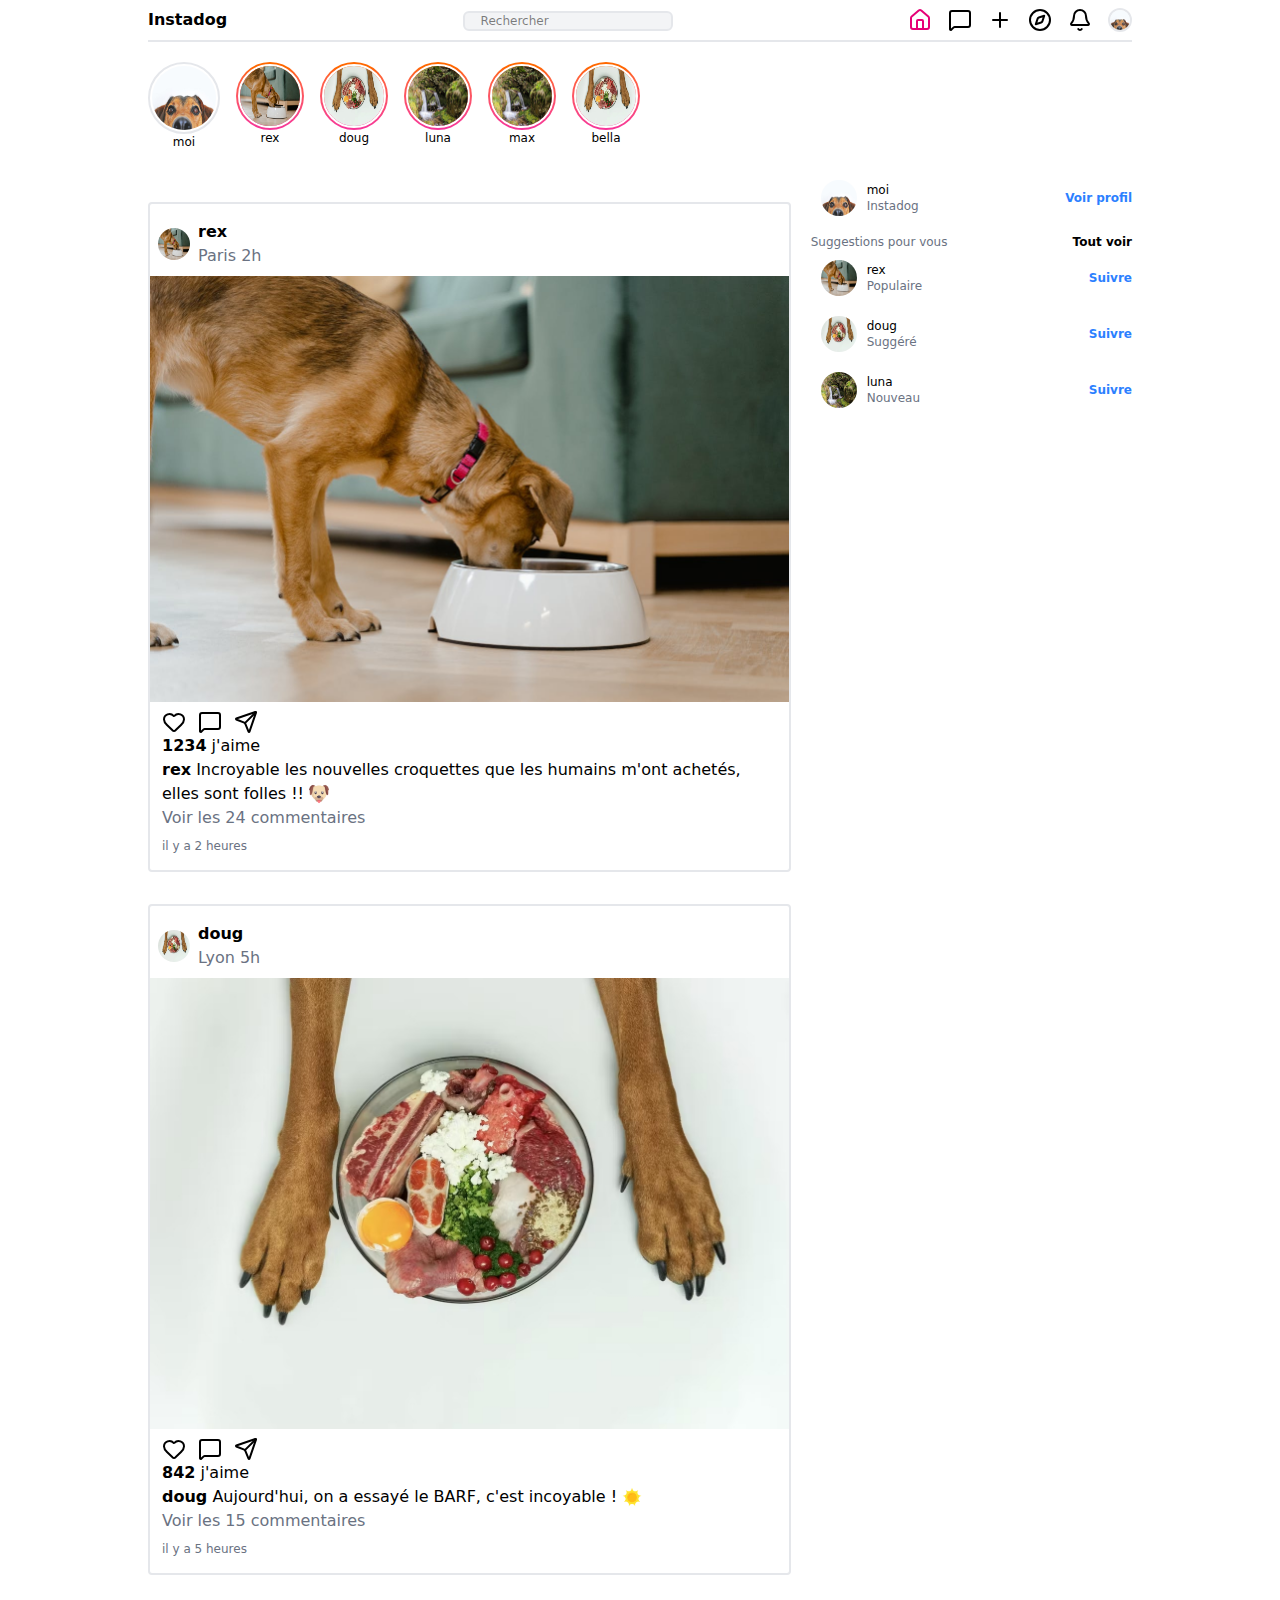
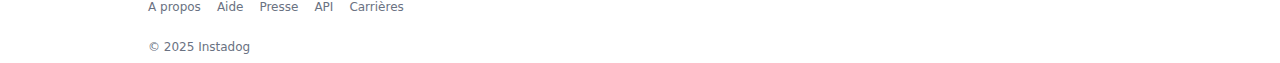
<file: index.html>
<!DOCTYPE html>
<html lang="en">
<head>
    <meta charset="UTF-8">
    <meta name="viewport" content="width=device-width, initial-scale=1.0">
    <title>Document</title>
    <link rel="stylesheet" href="assets/css/style.css">
</head>
<body class="box-border">
    <header class="w-full max-w-5xl my-0 mx-auto py-0 px-5">
        <nav class="border-b-2  border-gray-200">
            <div class="md:flex md:justify-between md:items-center">
                <h1 class="font-bold text-center md:text-left">Instadog</h1>
                <div class="invisible md:visible">
                    <input class="rounded-md border-2 border-gray-200 pl-4 px-10 bg-gray-100 text-xs hover:border-pink-600 transition delay-150 duration-300 ease-in-out" type="search" placeholder="Rechercher" id="search">
                </div>
                <ul class="flex justify-center my-2 gap-4 md:my-2">
                    <li><a href="index.html"><svg xmlns="http://www.w3.org/2000/svg" width="24" height="24" viewBox="0 0 24 24" fill="none" stroke="currentColor" stroke-width="2" stroke-linecap="round" stroke-linejoin="round" class="lucide lucide-house-icon lucide-house stroke-pink-600"><path d="M15 21v-8a1 1 0 0 0-1-1h-4a1 1 0 0 0-1 1v8"/><path d="M3 10a2 2 0 0 1 .709-1.528l7-6a2 2 0 0 1 2.582 0l7 6A2 2 0 0 1 21 10v9a2 2 0 0 1-2 2H5a2 2 0 0 1-2-2z"/></svg></a></li>
                    <li><a href="messages.html"><svg xmlns="http://www.w3.org/2000/svg" width="24" height="24" viewBox="0 0 24 24" fill="none" stroke="currentColor" stroke-width="2" stroke-linecap="round" stroke-linejoin="round" class="lucide lucide-message-square-icon lucide-message-square  hover:stroke-pink-600 transition delay-150 duration-300 ease-in-out"><path d="M22 17a2 2 0 0 1-2 2H6.828a2 2 0 0 0-1.414.586l-2.202 2.202A.71.71 0 0 1 2 21.286V5a2 2 0 0 1 2-2h16a2 2 0 0 1 2 2z"/></svg></a></li>
                    <li><a href="creation.html"><svg xmlns="http://www.w3.org/2000/svg" width="24" height="24" viewBox="0 0 24 24" fill="none" stroke="currentColor" stroke-width="2" stroke-linecap="round" stroke-linejoin="round" class="lucide lucide-plus-icon lucide-plus  hover:stroke-pink-600 transition delay-150 duration-300 ease-in-out"><path d="M5 12h14"/><path d="M12 5v14"/></svg></a></li>
                    <li><a href="acces.html"><svg xmlns="http://www.w3.org/2000/svg" width="24" height="24" viewBox="0 0 24 24" fill="none" stroke="currentColor" stroke-width="2" stroke-linecap="round" stroke-linejoin="round" class="lucide lucide-compass-icon lucide-compass  hover:stroke-pink-600 transition delay-150 duration-300 ease-in-out"><path d="m16.24 7.76-1.804 5.411a2 2 0 0 1-1.265 1.265L7.76 16.24l1.804-5.411a2 2 0 0 1 1.265-1.265z"/><circle cx="12" cy="12" r="10"/></svg></a></li>
                    <li><a href="notifications.html"><svg xmlns="http://www.w3.org/2000/svg" width="24" height="24" viewBox="0 0 24 24" fill="none" stroke="currentColor" stroke-width="2" stroke-linecap="round" stroke-linejoin="round" class="lucide lucide-bell-icon lucide-bell  hover:stroke-pink-600 transition delay-150 duration-300 ease-in-out"><path d="M10.268 21a2 2 0 0 0 3.464 0"/><path d="M3.262 15.326A1 1 0 0 0 4 17h16a1 1 0 0 0 .74-1.673C19.41 13.956 18 12.499 18 8A6 6 0 0 0 6 8c0 4.499-1.411 5.956-2.738 7.326"/></svg></a></li>
                    <li><a href="profil.html"><img src="assets/img/profil.jpg" class="w-6 h-6 rounded-full border-2 border-gray-200 hover:border-black transition delay-150 duration-300 ease-in-out" alt="Photo de profil"></a></li>
                </ul>
            </div>
        </nav>
    </header>
    <main class="w-full max-w-5xl my-0 mx-auto py-0 px-5">
        <section >
                <ul class="flex gap-4 my-8 md:my-5  max-[500px]:overflow-x-scroll md:justify-start">
                    <li class="shrink-0">
                        <img src="assets/img/profil.jpg" class="w-18 h-18 rounded-full border-2 border-gray-200 p-0.5" alt="Photo de profil">
                        <p class="text-xs text-center">moi</p>
                    </li>
                    <li class="shrink-0">
                        <div class="rounded-full bg-linear-to-b from-orange-500 to-pink-500 p-0.5">
                            <img src="assets/img/dog-1.jpg" class="w-16 h-16 rounded-full border-white border-2 hover:border-orange-500 transition delay-150 duration-300 ease-in-out" alt="Photo de profil de Rex">
                        </div>
                        <p class="text-xs text-center">rex</p>
                    </li>
                    <li class="shrink-0">
                        <div class="rounded-full bg-linear-to-b from-orange-500 to-pink-500 p-0.5">
                            <img src="assets/img/dog-2.jpg" class="w-16 h-16 rounded-full border-white border-2 hover:border-orange-500 transition delay-150 duration-300 ease-in-out" alt="Photo de profil de Doug">
                        </div>
                        <p class="text-xs text-center">doug</p>
                    </li>
                    <li class="shrink-0">
                        <div class="rounded-full bg-linear-to-b from-orange-500 to-pink-500 p-0.5">
                            <img src="assets/img/dog-3.jpg" class="w-16 h-16 rounded-full border-white border-2 hover:border-orange-500 transition delay-150 duration-300 ease-in-out" alt="Photo de profil de Doug">
                        </div>
                        <p class="text-xs text-center">luna</p>
                    </li>
                    <li class="shrink-0">
                        <div class="rounded-full bg-linear-to-b from-orange-500 to-pink-500 p-0.5">
                            <img src="assets/img/dog-3.jpg" class="w-16 h-16 rounded-full border-white border-2 hover:border-orange-500 transition delay-150 duration-300 ease-in-out" alt="Photo de profil de Doug">
                        </div>
                        <p class="text-xs text-center">max</p>
                    </li>
                    <li class="shrink-0">
                        <div class="rounded-full bg-linear-to-b from-orange-500 to-pink-500 p-0.5">
                            <img src="assets/img/dog-2.jpg" class="w-16 h-16 rounded-full border-white border-2 hover:border-orange-500 transition delay-150 duration-300 ease-in-out" alt="Photo de profil de Doug">
                        </div>
                        <p class="text-xs text-center">bella</p>
                    </li>
                </ul>    
        </section>
        <section class="md:flex gap-5 md:justify-around">
            <div class="flex-col my-8 md:my-0 md:w-2/3">
                <div class="rounded border-2 border-gray-200 my-8 py-4">
                    <div class="flex items-center">
                        <div class="p-2">
                            <img src="assets/img/dog-1.jpg" class="w-8 h-8 rounded-full" alt="Photo de profil de Rex">
                        </div>
                        <div>
                            <p class="font-bold">rex</p>
                            <p class="text-gray-500">Paris <time datetime="">2h</time></p>
                        </div>
                    </div>
                    <div>
                        <img src="assets/img/dog-1.jpg" class="w-full h-1/6 py-2" alt="Photo de profil de Rex">
                    </div>
                    <div class="flex gap-3 pl-3">
                        <svg xmlns="http://www.w3.org/2000/svg" width="24" height="24" viewBox="0 0 24 24" fill="none" stroke="currentColor" stroke-width="2" stroke-linecap="round" stroke-linejoin="round" class="lucide lucide-heart-icon lucide-heart  hover:stroke-pink-600 transition delay-150 duration-300 ease-in-out"><path d="M2 9.5a5.5 5.5 0 0 1 9.591-3.676.56.56 0 0 0 .818 0A5.49 5.49 0 0 1 22 9.5c0 2.29-1.5 4-3 5.5l-5.492 5.313a2 2 0 0 1-3 .019L5 15c-1.5-1.5-3-3.2-3-5.5"/></svg>
                        <svg xmlns="http://www.w3.org/2000/svg" width="24" height="24" viewBox="0 0 24 24" fill="none" stroke="currentColor" stroke-width="2" stroke-linecap="round" stroke-linejoin="round" class="lucide lucide-message-square-icon lucide-message-square  hover:stroke-pink-600 transition delay-150 duration-300 ease-in-out"><path d="M22 17a2 2 0 0 1-2 2H6.828a2 2 0 0 0-1.414.586l-2.202 2.202A.71.71 0 0 1 2 21.286V5a2 2 0 0 1 2-2h16a2 2 0 0 1 2 2z"/></svg>
                        <svg xmlns="http://www.w3.org/2000/svg" width="24" height="24" viewBox="0 0 24 24" fill="none" stroke="currentColor" stroke-width="2" stroke-linecap="round" stroke-linejoin="round" class="lucide lucide-send-icon lucide-send hover:stroke-pink-600 transition delay-150 duration-300 ease-in-out"><path d="M14.536 21.686a.5.5 0 0 0 .937-.024l6.5-19a.496.496 0 0 0-.635-.635l-19 6.5a.5.5 0 0 0-.024.937l7.93 3.18a2 2 0 0 1 1.112 1.11z"/><path d="m21.854 2.147-10.94 10.939"/></svg>
                    </div>
                    <div class="px-3">
                        <p><span class="font-bold">1234</span> j'aime</p>
                        <p><span class="font-bold">rex</span> Incroyable les nouvelles croquettes que les humains m'ont achetés, elles sont folles !! <img src="assets/img/chien.png" class="size-5 inline" alt=""></p>
                        <a class="text-gray-500 py-2 hover:underline">Voir les 24 commentaires</a>
                        <p class="text-gray-500 mt-2 text-xs">il y a 2 heures</p>
                    </div>
                </div>
                <div class="rounded border-2 border-gray-200 py-4">
                    <div class="flex items-center">
                        <div class="p-2">
                            <img src="assets/img/dog-2.jpg"class="w-8 h-8 rounded-full" alt="Photo de profil de Doug">
                        </div>
                        <div>
                            <p class="font-bold">doug</p>
                            <p class="text-gray-500">Lyon <time datetime="">5h</time></p>
                        </div>
                    </div>
                    <div>
                        <img src="assets/img/dog-2.jpg" class="w-full h-1/6 py-2" alt="Photo de profil de Doug">
                    </div>
                    <div class="flex gap-3 pl-3">
                        <svg xmlns="http://www.w3.org/2000/svg" width="24" height="24" viewBox="0 0 24 24" fill="none" stroke="currentColor" stroke-width="2" stroke-linecap="round" stroke-linejoin="round" class="lucide lucide-heart-icon lucide-heart  hover:stroke-pink-600 transition delay-150 duration-300 ease-in-out"><path d="M2 9.5a5.5 5.5 0 0 1 9.591-3.676.56.56 0 0 0 .818 0A5.49 5.49 0 0 1 22 9.5c0 2.29-1.5 4-3 5.5l-5.492 5.313a2 2 0 0 1-3 .019L5 15c-1.5-1.5-3-3.2-3-5.5"/></svg>
                        <svg xmlns="http://www.w3.org/2000/svg" width="24" height="24" viewBox="0 0 24 24" fill="none" stroke="currentColor" stroke-width="2" stroke-linecap="round" stroke-linejoin="round" class="lucide lucide-message-square-icon lucide-message-square  hover:stroke-pink-600 transition delay-150 duration-300 ease-in-out"><path d="M22 17a2 2 0 0 1-2 2H6.828a2 2 0 0 0-1.414.586l-2.202 2.202A.71.71 0 0 1 2 21.286V5a2 2 0 0 1 2-2h16a2 2 0 0 1 2 2z"/></svg>
                        <svg xmlns="http://www.w3.org/2000/svg" width="24" height="24" viewBox="0 0 24 24" fill="none" stroke="currentColor" stroke-width="2" stroke-linecap="round" stroke-linejoin="round" class="lucide lucide-send-icon lucide-send hover:stroke-pink-600 transition delay-150 duration-300 ease-in-out"><path d="M14.536 21.686a.5.5 0 0 0 .937-.024l6.5-19a.496.496 0 0 0-.635-.635l-19 6.5a.5.5 0 0 0-.024.937l7.93 3.18a2 2 0 0 1 1.112 1.11z"/><path d="m21.854 2.147-10.94 10.939"/></svg>
                    </div>
                    <div class="px-3">
                        <p><span class="font-bold">842</span> j'aime</p>
                        <p><span class="font-bold">doug</span> Aujourd'hui, on a essayé le BARF, c'est incoyable ! <img src="assets/img/soleil.png" class="size-5 inline" alt=""></p>
                        <a class="text-gray-500 py-2 hover:underline">Voir les 15 commentaires</a>
                        <p class="text-gray-500 mt-2 text-xs">il y a 5 heures</p>
                    </div>
                </div>
            </div>
            <div class="invisible md:visible text-xs md:w-1/3">
                <div class="flex justify-between items-center">
                    <div class="flex items-center">
                        <div class="p-2">
                            <img src="assets/img/profil.jpg" class="w-10 h-10 rounded-full p-0.5" alt="Photo de profil">
                        </div>
                        <div class="text-xs">
                            <p>moi</p>
                            <p class="text-gray-500">Instadog</p>
                        </div>
                    </div>
                    <div>
                        <a href="" class="text-blue-500 font-bold hover:underline">Voir profil</a>
                    </div> 
                </div>
                <div class="flex justify-between items-center mt-2">
                    <div>
                        <p class="text-gray-500">Suggestions pour vous</p>
                    </div>
                    <div>
                        <p class="font-bold hover:underline">Tout voir</p>
                    </div>

                </div>
                <div class="flex justify-between items-center">
                    <div class="flex items-center">
                        <div class="p-2">
                            <img src="assets/img/dog-1.jpg" class="w-10 h-10 rounded-full p-0.5" alt="Photo de rex">
                        </div>
                        <div class="text-xs">
                            <p>rex</p>
                            <p class="text-gray-500">Populaire</p>
                        </div>
                    </div>
                    <div>
                        <a href="" class="text-blue-500 font-bold hover:underline">Suivre</a>
                    </div>
                </div>
                <div class="flex justify-between items-center">
                    <div class="flex items-center">
                        <div class="p-2">
                            <img src="assets/img/dog-2.jpg" class="w-10 h-10 rounded-full p-0.5" alt="Photo de rex">
                        </div>
                        <div class="text-xs">
                            <p>doug</p>
                            <p class="text-gray-500">Suggéré</p>
                        </div>
                    </div>
                    <div>
                        <a href="" class="text-blue-500 font-bold hover:underline">Suivre</a>
                    </div>
                </div>
                <div class="flex justify-between items-center">
                    <div class="flex items-center">
                        <div class="p-2">
                            <img src="assets/img/dog-3.jpg" class="w-10 h-10 rounded-full p-0.5" alt="Photo de rex">
                        </div>
                        <div class="text-xs">
                            <p>luna</p>
                            <p class="text-gray-500">Nouveau</p>
                        </div>
                    </div>
                    <div>
                        <a href="" class="text-blue-500 font-bold hover:underline">Suivre</a>
                    </div>
                </div>
            </div>
        </section>
    </main>
    <footer class="w-full max-w-5xl my-0 mx-auto py-0 px-5">
        <div class="text-xs">
            <ul class="flex gap-4 text-gray-500 my-6">
                <li><a href="" class="hover:underline">A propos</a></li>
                <li><a href="" class="hover:underline">Aide</a></li>
                <li><a href="" class="hover:underline">Presse</a></li>
                <li><a href="" class="hover:underline">API</a></li>
                <li><a href="" class="hover:underline">Carrières</a></li>
            </ul>
        <p class="text-gray-500 my-2">© 2025 Instadog</p>
        </div>
    </footer>    
</body>
</html>
</file>
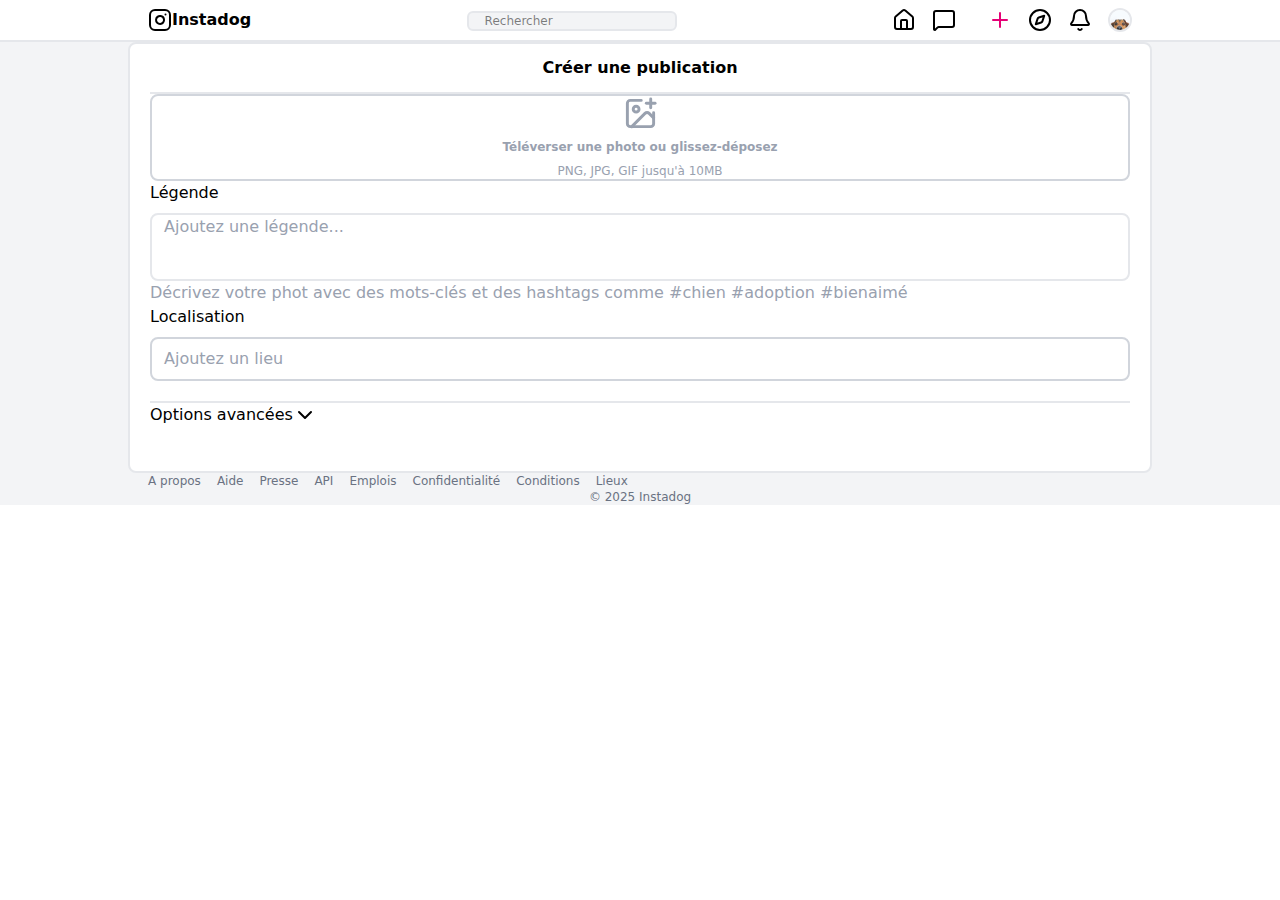
<file: creation.html>
<!DOCTYPE html>
<html lang="en">
<head>
    <meta charset="UTF-8">
    <meta name="viewport" content="width=device-width, initial-scale=1.0">
    <title>Document</title>
    <link rel="stylesheet" href="assets/css/style.css">
</head>
<body>
    <header class="border-b-2 border-gray-200 ">
        <nav class="w-full max-w-5xl my-0 mx-auto py-0 px-5">
            <div class="md:flex md:justify-between md:items-center">
                <div class="flex items-center justify-center">
                    <svg xmlns="http://www.w3.org/2000/svg" width="24" height="24" viewBox="0 0 24 24" fill="none" stroke="currentColor" stroke-width="2" stroke-linecap="round" stroke-linejoin="round" class="lucide lucide-instagram-icon lucide-instagram"><rect width="20" height="20" x="2" y="2" rx="5" ry="5"/><path d="M16 11.37A4 4 0 1 1 12.63 8 4 4 0 0 1 16 11.37z"/><line x1="17.5" x2="17.51" y1="6.5" y2="6.5"/></svg>
                    <h1 class="font-bold text-center md:text-left">Instadog</h1>
                </div>
                <div class="invisible md:visible">
                    <input class="rounded-md border-2 border-gray-200 pl-4 px-10 bg-gray-100 text-xs hover:border-pink-600 transition delay-150 duration-300 ease-in-out" type="search" placeholder="Rechercher" id="search">
                </div>
                <ul class="flex justify-center my-2 gap-4 md:my-2">
                    <li><a href="index.html"><svg xmlns="http://www.w3.org/2000/svg" width="24" height="24" viewBox="0 0 24 24" fill="none" stroke="currentColor" stroke-width="2" stroke-linecap="round" stroke-linejoin="round" class="lucide lucide-house-icon lucide-house  hover:stroke-pink-600 transition delay-150 duration-300 ease-in-out"><path d="M15 21v-8a1 1 0 0 0-1-1h-4a1 1 0 0 0-1 1v8"/><path d="M3 10a2 2 0 0 1 .709-1.528l7-6a2 2 0 0 1 2.582 0l7 6A2 2 0 0 1 21 10v9a2 2 0 0 1-2 2H5a2 2 0 0 1-2-2z"/></svg></a></li>
                    <li class="flex"><svg xmlns="http://www.w3.org/2000/svg" width="24" height="24" viewBox="0 0 24 24" fill="none" stroke="currentColor" stroke-width="2" stroke-linecap="round" stroke-linejoin="round" class="lucide lucide-message-square-icon lucide-message-square stroke-black hover:stroke-pink-600 transition delay-150 duration-300 ease-in-out"><path d="M22 17a2 2 0 0 1-2 2H6.828a2 2 0 0 0-1.414.586l-2.202 2.202A.71.71 0 0 1 2 21.286V5a2 2 0 0 1 2-2h16a2 2 0 0 1 2 2z"/></svg><a href="messages.html" class="text-white text-xs text-center rounded-full bg-red-600 size-4">1</a></li>
                    <li><a href="creation.html"><svg xmlns="http://www.w3.org/2000/svg" width="24" height="24" viewBox="0 0 24 24" fill="none" stroke="currentColor" stroke-width="2" stroke-linecap="round" stroke-linejoin="round" class="lucide lucide-plus-icon lucide-plus rounded-full bg-gray-300 stroke-pink-600"><path d="M5 12h14"/><path d="M12 5v14"/></svg></a></li>
                    <li><a href="acces.html"><svg xmlns="http://www.w3.org/2000/svg" width="24" height="24" viewBox="0 0 24 24" fill="none" stroke="currentColor" stroke-width="2" stroke-linecap="round" stroke-linejoin="round" class="lucide lucide-compass-icon lucide-compass  hover:stroke-pink-600 transition delay-150 duration-300 ease-in-out"><path d="m16.24 7.76-1.804 5.411a2 2 0 0 1-1.265 1.265L7.76 16.24l1.804-5.411a2 2 0 0 1 1.265-1.265z"/><circle cx="12" cy="12" r="10"/></svg></a></li>
                    <li><a href="notifications.html"><svg xmlns="http://www.w3.org/2000/svg" width="24" height="24" viewBox="0 0 24 24" fill="none" stroke="currentColor" stroke-width="2" stroke-linecap="round" stroke-linejoin="round" class="lucide lucide-bell-icon lucide-bell  hover:stroke-pink-600 transition delay-150 duration-300 ease-in-out"><path d="M10.268 21a2 2 0 0 0 3.464 0"/><path d="M3.262 15.326A1 1 0 0 0 4 17h16a1 1 0 0 0 .74-1.673C19.41 13.956 18 12.499 18 8A6 6 0 0 0 6 8c0 4.499-1.411 5.956-2.738 7.326"/></svg></a></li>
                    <li><a href="profil.html"><img src="assets/img/profil.jpg" class="w-6 h-6 rounded-full border-2 border-gray-200" alt="Photo de profil"></a></li>
                </ul>
            </div>
        </nav>
    </header>
    <main>
        <section class="bg-gray-100 py-10">
            <div class=" w-full max-w-5xl my-0 mx-auto py-0 px-5 border-2 rounded-lg border-gray-200 bg-white">
                <h2 class="font-bold text-center border-b-2 border-gray-200 py-3">Créer une publication</h2>
                <div class="text-xs text-center border-2 border-dotted rounded-lg border-gray-300 m-5 py-5">
                    <div class="flex justify-center">
                        <svg xmlns="http://www.w3.org/2000/svg" width="35" height="35" viewBox="0 0 24 24" fill="none" stroke="currentColor" stroke-width="2" stroke-linecap="round" stroke-linejoin="round" class="lucide lucide-image-plus-icon lucide-image-plus stroke-gray-400 hover:stroke-black"><path d="M16 5h6"/><path d="M19 2v6"/><path d="M21 11.5V19a2 2 0 0 1-2 2H5a2 2 0 0 1-2-2V5a2 2 0 0 1 2-2h7.5"/><path d="m21 15-3.086-3.086a2 2 0 0 0-2.828 0L6 21"/><circle cx="9" cy="9" r="2"/></svg>
                    </div>
                    <p class="text-gray-400 font-bold py-2 hover:underline"><span class="text-purple-500 hover:underline">Téléverser une photo</span> ou glissez-déposez</p>
                    <p class="text-gray-400">PNG, JPG, GIF jusqu'à 10MB</p>
                </div>
                <div class="m-5">
                    <h3 class="mb-2">Légende</h3>
                    <div class="border-2 border-gray-200 rounded-lg pb-10 pt-2">
                        <p class="text-gray-400 pl-3">Ajoutez une légende...</p>
                    </div>
                    <p class="text-gray-400">Décrivez votre phot avec des mots-clés et des hashtags comme #chien #adoption #bienaimé</p>
                </div>
                <div class="border-b-2 border-gray-200 pb-5 m-5">
                    <h3 class="mb-2">Localisation</h3>
                    <div class="border-2 rounded-lg border-gray-300 py-2">
                        <p class="text-gray-400 pl-3">Ajoutez un lieu</p>
                    </div>
                </div>
                <div class="m-5">
                    <div class="flex mb-10">
                        <p class="">Options avancées</p>
                        <svg xmlns="http://www.w3.org/2000/svg" width="24" height="24" viewBox="0 0 24 24" fill="none" stroke="currentColor" stroke-width="2" stroke-linecap="round" stroke-linejoin="round" class="lucide lucide-chevron-down-icon lucide-chevron-down"><path d="m6 9 6 6 6-6"/></svg>
                    </div>
                    <div class="flex justify-center">
                        <a href="" class="border-2 bg-blue-700 text-white rounded-md w-full py-2 text-center">Partager</a>
                    </div>
                </div>
            </div>
        </section>
    </main>
    <footer class="bg-gray-100">
        <div class="w-full max-w-5xl my-0 mx-auto py-0 px-5 text-xs">
            <ul class="md:flex gap-4 md:justify-center text-gray-500 py-5">
                <li><a href="" class="hover:underline">A propos</a></li>
                <li><a href="" class="hover:underline">Aide</a></li>
                <li><a href="" class="hover:underline">Presse</a></li>
                <li><a href="" class="hover:underline">API</a></li>
                <li><a href="" class="hover:underline">Emplois</a></li>
                <li><a href="" class="hover:underline">Confidentialité</a></li>
                <li><a href="" class="hover:underline">Conditions</a></li>
                <li><a href="" class="hover:underline">Lieux</a></li>
            </ul>
            <p class="text-gray-500 text-center py-5">© 2025 Instadog</p>
        </div>
    </footer> 
</body>
</html>
</file>
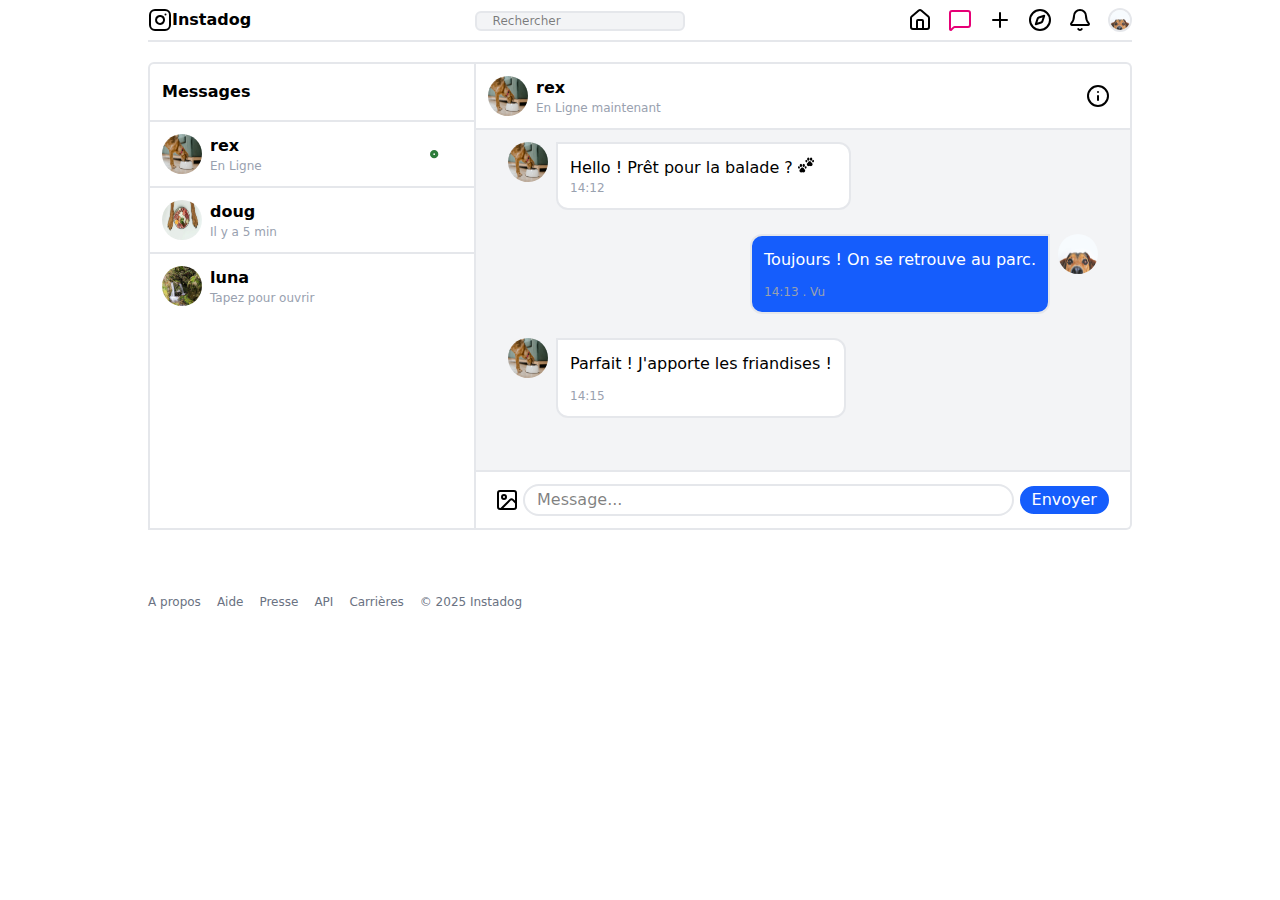
<file: messages.html>
<!DOCTYPE html>
<html lang="en">
<head>
    <meta charset="UTF-8">
    <meta name="viewport" content="width=device-width, initial-scale=1.0">
    <title>Document</title>
    <link rel="stylesheet" href="assets/css/style.css">
</head>
<body>
    <header class="w-full max-w-5xl my-0 mx-auto py-0 px-5">
        <nav class="border-b-2  border-gray-200">
            <div class="md:flex md:justify-between md:items-center">
                <div class="flex items-center justify-center">
                    <svg xmlns="http://www.w3.org/2000/svg" width="24" height="24" viewBox="0 0 24 24" fill="none" stroke="currentColor" stroke-width="2" stroke-linecap="round" stroke-linejoin="round" class="lucide lucide-instagram-icon lucide-instagram"><rect width="20" height="20" x="2" y="2" rx="5" ry="5"/><path d="M16 11.37A4 4 0 1 1 12.63 8 4 4 0 0 1 16 11.37z"/><line x1="17.5" x2="17.51" y1="6.5" y2="6.5"/></svg>
                    <h1 class="font-bold text-center md:text-left">Instadog</h1>
                </div>
                <div class="invisible md:visible">
                    <input class="rounded-md border-2 border-gray-200 pl-4 px-10 bg-gray-100 text-xs hover:border-pink-600 transition delay-150 duration-300 ease-in-out" type="search" placeholder="Rechercher" id="search">
                </div>
                <ul class="flex justify-center my-2 gap-4 md:my-2">
                    <li><a href="index.html"><svg xmlns="http://www.w3.org/2000/svg" width="24" height="24" viewBox="0 0 24 24" fill="none" stroke="currentColor" stroke-width="2" stroke-linecap="round" stroke-linejoin="round" class="lucide lucide-house-icon lucide-house  hover:stroke-pink-600 transition delay-150 duration-300 ease-in-out"><path d="M15 21v-8a1 1 0 0 0-1-1h-4a1 1 0 0 0-1 1v8"/><path d="M3 10a2 2 0 0 1 .709-1.528l7-6a2 2 0 0 1 2.582 0l7 6A2 2 0 0 1 21 10v9a2 2 0 0 1-2 2H5a2 2 0 0 1-2-2z"/></svg></a></li>
                    <li><a href="messages.html"><svg xmlns="http://www.w3.org/2000/svg" width="24" height="24" viewBox="0 0 24 24" fill="none" stroke="currentColor" stroke-width="2" stroke-linecap="round" stroke-linejoin="round" class="lucide lucide-message-square-icon lucide-message-square stroke-pink-600"><path d="M22 17a2 2 0 0 1-2 2H6.828a2 2 0 0 0-1.414.586l-2.202 2.202A.71.71 0 0 1 2 21.286V5a2 2 0 0 1 2-2h16a2 2 0 0 1 2 2z"/></svg></a></li>
                    <li><a href="creation.html"><svg xmlns="http://www.w3.org/2000/svg" width="24" height="24" viewBox="0 0 24 24" fill="none" stroke="currentColor" stroke-width="2" stroke-linecap="round" stroke-linejoin="round" class="lucide lucide-plus-icon lucide-plus  hover:stroke-pink-600 transition delay-150 duration-300 ease-in-out"><path d="M5 12h14"/><path d="M12 5v14"/></svg></a></li>
                    <li><a href="acces.html"><svg xmlns="http://www.w3.org/2000/svg" width="24" height="24" viewBox="0 0 24 24" fill="none" stroke="currentColor" stroke-width="2" stroke-linecap="round" stroke-linejoin="round" class="lucide lucide-compass-icon lucide-compass  hover:stroke-pink-600 transition delay-150 duration-300 ease-in-out"><path d="m16.24 7.76-1.804 5.411a2 2 0 0 1-1.265 1.265L7.76 16.24l1.804-5.411a2 2 0 0 1 1.265-1.265z"/><circle cx="12" cy="12" r="10"/></svg></a></li>
                    <li><a href="notifications.html"><svg xmlns="http://www.w3.org/2000/svg" width="24" height="24" viewBox="0 0 24 24" fill="none" stroke="currentColor" stroke-width="2" stroke-linecap="round" stroke-linejoin="round" class="lucide lucide-bell-icon lucide-bell  hover:stroke-pink-600 transition delay-150 duration-300 ease-in-out"><path d="M10.268 21a2 2 0 0 0 3.464 0"/><path d="M3.262 15.326A1 1 0 0 0 4 17h16a1 1 0 0 0 .74-1.673C19.41 13.956 18 12.499 18 8A6 6 0 0 0 6 8c0 4.499-1.411 5.956-2.738 7.326"/></svg></a></li>
                    <li><a href="profil.html"><img src="assets/img/profil.jpg" class="w-6 h-6 rounded-full border-2 border-gray-200 hover:border-black transition delay-150 duration-300 ease-in-out" alt="Photo de profil"></a></li>
                </ul>
            </div>
        </nav>
    </header>
    <main>
        <section class="w-full max-w-5xl my-0 mx-auto py-0 px-5 md:flex">
            <div class="border-2 border-gray-200 rounded-tl-md mt-5 max-[768px]:rounded-tr-md md:w-1/3">
                <h2 class="py-4 pl-3 border-b-2 border-gray-200 font-bold">Messages</h2>
                <div class="flex items-center justify-between">
                    <div class="flex gap-2 items-center p-3">
                        <div>
                            <img src="assets/img/dog-1.jpg" class="size-10 rounded-full  hover:border-2 hover:border-pink-600 transition delay-150 duration-150 ease-in-out" alt="Photo de profil de rex">
                        </div>
                        <div>
                            <p class="font-bold">rex</p>
                            <p class="text-gray-400 text-xs">En Ligne</p>
                        </div>
                    </div>
                    <div class="pr-5">
                        <svg xmlns="http://www.w3.org/2000/svg" width="40" height="40" viewBox="0 0 24 24" fill="none" stroke="#2d7c3a" stroke-width="3" stroke-linecap="round" stroke-linejoin="round" class="lucide lucide-dot-icon lucide-dot"><circle cx="12.1" cy="12.1" r="1"/></svg>
                    </div>
                </div>
                <div class="flex gap-2 items-center p-3 border-t-2 border-gray-200">
                    <div>
                        <img src="assets/img/dog-2.jpg" class="size-10 rounded-full hover:border-2 hover:border-pink-600 transition delay-150 duration-150 ease-in-out" alt="Photo de profil de doug">
                    </div>
                    <div>
                        <p class="font-bold">doug</p>
                        <p class="text-gray-400 text-xs">Il y a 5 min</p>
                    </div>
                </div>
                <div class="flex gap-2 items-center p-3 border-t-2 border-gray-200">
                    <div>
                        <img src="assets/img/dog-3.jpg" class="size-10 rounded-full hover:border-2 hover:border-pink-600 transition delay-150 duration-150 ease-in-out" alt="Photo de profil de luna">
                    </div>
                    <div>
                        <p class="font-bold">luna</p>
                        <p class="text-gray-400 text-xs">Tapez pour ouvrir</p>
                    </div>
                </div>
            </div>
            <div class="md:mt-5 md:w-2/3">
                <div class="flex items-center justify-between border-r-2 max-[768px]:border-l-2 border-gray-200 md:border-t-2 md:rounded-tr-md">
                    <div class="flex gap-2 items-center p-3"> 
                         <div>
                            <img src="assets/img/dog-1.jpg" class="size-10 rounded-full" alt="Photo de profil de rex">
                        </div>
                        <div>
                            <p class="font-bold">rex</p>
                            <p class="text-gray-400 text-xs">En Ligne maintenant</p>
                        </div>
                    </div>
                    <div class="pr-5">
                        <a href=""><svg xmlns="http://www.w3.org/2000/svg" width="24" height="24" viewBox="0 0 24 24" fill="none" stroke="currentColor" stroke-width="2" stroke-linecap="round" stroke-linejoin="round" class="lucide lucide-info-icon lucide-info"><circle cx="12" cy="12" r="10"/><path d="M12 16v-4"/><path d="M12 8h.01"/></svg></a>
                    </div> 
                </div>
                <div class=" flex-col border-y-2 border-r-2 max-[768px]:border-l-2 border-gray-200 bg-gray-100 pb-10">
                    <div class="flex mx-5 gap-2 p-3"> 
                        <div class="shrink-0">
                            <img src="assets/img/dog-1.jpg" class="size-10 rounded-full" alt="Photo de profil de rex">
                        </div>
                        <div class="border-2 p-3 border-gray-200 rounded-bl-xl rounded-br-xl rounded-tr-xl bg-white md:w-1/2">
                            <p class="md:inline-block">Hello ! Prêt pour la balade ?</p>
                            <div class="pb-3 md:inline-block md:p-0">
                                <img src="assets/img/impressions-danimaux.png" class="size-4" alt="Image pattes de chien">
                            </div>
                            <p class="text-gray-400 text-xs">14:12</p>
                        </div>
                    </div>
                    <div class="flex mx-5 gap-2 p-3 md:justify-end">
                        <div class="border-2 p-3 border-gray-200 rounded-bl-xl rounded-br-xl rounded-tl-xl bg-blue-600">
                            <p class="text-white">Toujours ! On se retrouve au parc.</p>
                            <p class="text-gray-400 text-xs mt-3">14:13 . Vu</p>
                        </div>
                        <div class="shrink-0">
                            <img src="assets/img/profil.jpg" class="size-10 rounded-full" alt="photo de profil">
                        </div>
                    </div>
                    <div class="flex mx-5 gap-2 p-3">
                        <div class="shrink-0">
                            <img src="assets/img/dog-1.jpg" class="size-10 rounded-full" alt="photo de profil">
                        </div>
                        <div class="border-2 p-3 border-gray-200 rounded-bl-xl rounded-br-xl rounded-tr-xl bg-white">
                            <p>Parfait ! J'apporte les friandises !</p>
                            <p class="text-gray-400 text-xs mt-3">14:15</p>
                        </div>
                    </div>
                </div>
                <div class="flex items-center justify-center gap-1 border-r-2 max-[768px]:border-l-2 border-b-2 border-gray-200 max-[768px]:rounded-bl-md rounded-br-md py-3 shrink">
                    <a href=""><svg xmlns="http://www.w3.org/2000/svg" width="24" height="24" viewBox="0 0 24 24" fill="none" stroke="currentColor" stroke-width="2" stroke-linecap="round" stroke-linejoin="round" class="lucide lucide-image-icon lucide-image"><rect width="18" height="18" x="3" y="3" rx="2" ry="2"/><circle cx="9" cy="9" r="2"/><path d="m21 15-3.086-3.086a2 2 0 0 0-2.828 0L6 21"/></svg></a>
                    <input type="text" name="" placeholder="Message..." class="border-2 rounded-2xl border-gray-200 pl-3 py-0.5 md:w-3/4" id="">
                    <input type="submit" value="Envoyer" class="border-2 rounded-2xl bg-blue-600 text-white px-3 py-0.5 hover:bg-white hover:text-blue-600 transition delay-150 duration-300 ease-in-out">
                </div>
            </div>
        </section>
    </main>
    <footer class="w-full max-w-5xl my-0 mx-auto py-0 px-5">
        <div class="text-xs mt-10 md:flex md:items-center md:gap-4">
            <ul class="flex gap-4 text-gray-500 my-6">
                <li><a href="" class="hover:underline">A propos</a></li>
                <li><a href="" class="hover:underline">Aide</a></li>
                <li><a href="" class="hover:underline">Presse</a></li>
                <li><a href="" class="hover:underline">API</a></li>
                <li><a href="" class="hover:underline">Carrières</a></li>
            </ul>
            <p class="text-gray-500 my-2">© 2025 Instadog</p>
        </div>
    </footer>
</body>
</html>
</file>
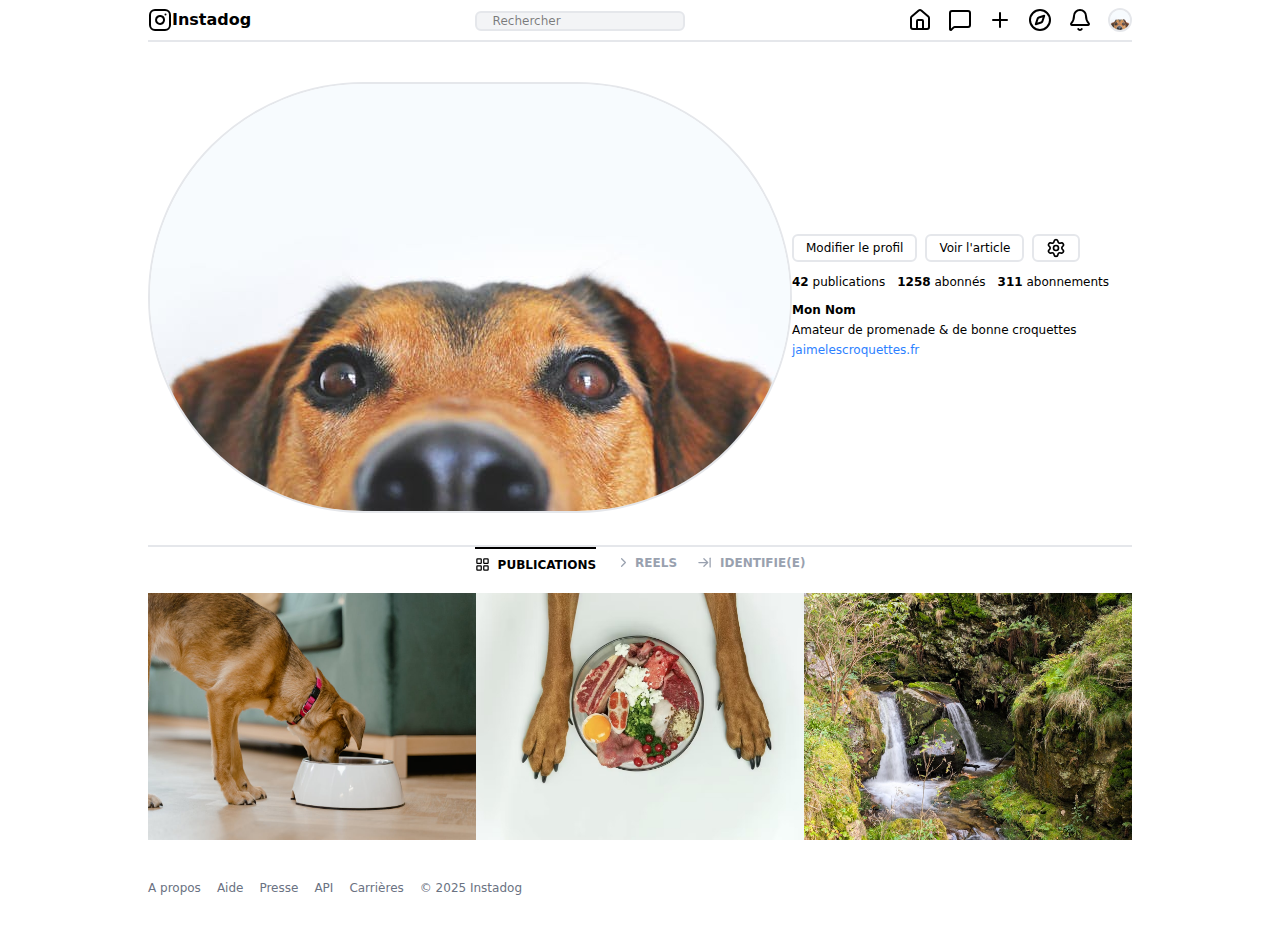
<file: profil.html>
<!DOCTYPE html>
<html lang="en">
<head>
    <meta charset="UTF-8">
    <meta name="viewport" content="width=device-width, initial-scale=1.0">
    <title>Document</title>
    <link rel="stylesheet" href="assets/css/style.css">
</head>
<body>
    <header class="w-full max-w-5xl my-0 mx-auto py-0 px-5">
        <nav class="border-b-2  border-gray-200">
            <div class="md:flex md:justify-between md:items-center">
                <div class="flex items-center justify-center">
                    <svg xmlns="http://www.w3.org/2000/svg" width="24" height="24" viewBox="0 0 24 24" fill="none" stroke="currentColor" stroke-width="2" stroke-linecap="round" stroke-linejoin="round" class="lucide lucide-instagram-icon lucide-instagram"><rect width="20" height="20" x="2" y="2" rx="5" ry="5"/><path d="M16 11.37A4 4 0 1 1 12.63 8 4 4 0 0 1 16 11.37z"/><line x1="17.5" x2="17.51" y1="6.5" y2="6.5"/></svg>
                    <h1 class="font-bold text-center md:text-left">Instadog</h1>
                </div>
                <div class="invisible md:visible">
                    <input class="rounded-md border-2 border-gray-200 pl-4 px-10 bg-gray-100 text-xs hover:border-pink-600 transition delay-150 duration-300 ease-in-out" type="search" placeholder="Rechercher" id="search">
                </div>
                <ul class="flex justify-center my-2 gap-4 md:my-2">
                    <li><a href="index.html"><svg xmlns="http://www.w3.org/2000/svg" width="24" height="24" viewBox="0 0 24 24" fill="none" stroke="currentColor" stroke-width="2" stroke-linecap="round" stroke-linejoin="round" class="lucide lucide-house-icon lucide-house  hover:stroke-pink-600 transition delay-150 duration-300 ease-in-out"><path d="M15 21v-8a1 1 0 0 0-1-1h-4a1 1 0 0 0-1 1v8"/><path d="M3 10a2 2 0 0 1 .709-1.528l7-6a2 2 0 0 1 2.582 0l7 6A2 2 0 0 1 21 10v9a2 2 0 0 1-2 2H5a2 2 0 0 1-2-2z"/></svg></a></li>
                    <li><a href="messages.html"><svg xmlns="http://www.w3.org/2000/svg" width="24" height="24" viewBox="0 0 24 24" fill="none" stroke="currentColor" stroke-width="2" stroke-linecap="round" stroke-linejoin="round" class="lucide lucide-message-square-icon lucide-message-square  hover:stroke-pink-600 transition delay-150 duration-300 ease-in-out"><path d="M22 17a2 2 0 0 1-2 2H6.828a2 2 0 0 0-1.414.586l-2.202 2.202A.71.71 0 0 1 2 21.286V5a2 2 0 0 1 2-2h16a2 2 0 0 1 2 2z"/></svg></a></li>
                    <li><a href="creation.html"><svg xmlns="http://www.w3.org/2000/svg" width="24" height="24" viewBox="0 0 24 24" fill="none" stroke="currentColor" stroke-width="2" stroke-linecap="round" stroke-linejoin="round" class="lucide lucide-plus-icon lucide-plus  hover:stroke-pink-600 transition delay-150 duration-300 ease-in-out"><path d="M5 12h14"/><path d="M12 5v14"/></svg></a></li>
                    <li><a href="acces.html"><svg xmlns="http://www.w3.org/2000/svg" width="24" height="24" viewBox="0 0 24 24" fill="none" stroke="currentColor" stroke-width="2" stroke-linecap="round" stroke-linejoin="round" class="lucide lucide-compass-icon lucide-compass  hover:stroke-pink-600 transition delay-150 duration-300 ease-in-out"><path d="m16.24 7.76-1.804 5.411a2 2 0 0 1-1.265 1.265L7.76 16.24l1.804-5.411a2 2 0 0 1 1.265-1.265z"/><circle cx="12" cy="12" r="10"/></svg></a></li>
                    <li><a href="notifications.html"><svg xmlns="http://www.w3.org/2000/svg" width="24" height="24" viewBox="0 0 24 24" fill="none" stroke="currentColor" stroke-width="2" stroke-linecap="round" stroke-linejoin="round" class="lucide lucide-bell-icon lucide-bell  hover:stroke-pink-600 transition delay-150 duration-300 ease-in-out"><path d="M10.268 21a2 2 0 0 0 3.464 0"/><path d="M3.262 15.326A1 1 0 0 0 4 17h16a1 1 0 0 0 .74-1.673C19.41 13.956 18 12.499 18 8A6 6 0 0 0 6 8c0 4.499-1.411 5.956-2.738 7.326"/></svg></a></li>
                    <li><a href="profil.html"><img src="assets/img/profil.jpg" class="w-6 h-6 rounded-full border-2 border-gray-200" alt="Photo de profil"></a></li>
                </ul>
            </div>
        </nav>
    </header>
    <main>
        <section class="w-full max-w-5xl my-0 mx-auto py-0 px-5">
            <div class=" text-xs md:flex md:items-center md:mt-5">
                <div class="flex justify-center">
                    <img src="assets/img/profil.jpg" class="size-28 rounded-full border-2 border-gray-200 my-5 hover:border-2 md:mr-3" alt="Photo de profil">
                </div>
                    <div>
                        <div class="flex gap-2">
                        <a href="" class="border-2 border-gray-200 rounded-md px-3 py-1 hover:border-2 hover:border-black transition delay-150 duration-300 ease-in-out">Modifier le profil</a>
                        <a href="" class="border-2 border-gray-200 rounded-md px-3 py-1 hover:border-2 hover:border-black transition delay-150 duration-300 ease-in-out">Voir l'article</a>
                        <a href="" class="border-2 border-gray-200 rounded-md px-3 pt-0.5 hover:border-2 hover:border-black transition delay-150 duration-300 ease-in-out"><svg xmlns="http://www.w3.org/2000/svg" width="20" height="20" viewBox="0 0 24 24" fill="none" stroke="currentColor" stroke-width="2" stroke-linecap="round" stroke-linejoin="round" class="lucide lucide-settings-icon lucide-settings"><path d="M9.671 4.136a2.34 2.34 0 0 1 4.659 0 2.34 2.34 0 0 0 3.319 1.915 2.34 2.34 0 0 1 2.33 4.033 2.34 2.34 0 0 0 0 3.831 2.34 2.34 0 0 1-2.33 4.033 2.34 2.34 0 0 0-3.319 1.915 2.34 2.34 0 0 1-4.659 0 2.34 2.34 0 0 0-3.32-1.915 2.34 2.34 0 0 1-2.33-4.033 2.34 2.34 0 0 0 0-3.831A2.34 2.34 0 0 1 6.35 6.051a2.34 2.34 0 0 0 3.319-1.915"/><circle cx="12" cy="12" r="3"/></svg></a>
                    </div>
                    <div class="flex gap-3 my-3">
                        <p><span class="font-bold">42</span> publications</p>
                        <p><span class="font-bold">1258</span> abonnés</p>
                        <p><span class="font-bold">311</span> abonnements</p>
                    </div>
                    <div>
                        <h2 class="font-bold my-1">Mon Nom</h2>
                        <p class="">Amateur de promenade & de bonne croquettes</p>
                        <p class="text-blue-500 hover:underline my-1">jaimelescroquettes.fr</p>
                    </div>
                </div>
            </div>
            <div class="flex justify-center gap-5 text-xs font-semibold border-t-2 my-3 border-gray-200">
                <div class="flex gap-2 border-t-2 border-black py-2">
                    <svg xmlns="http://www.w3.org/2000/svg" width="15" height="15" viewBox="0 0 24 24" fill="none" stroke="currentColor" stroke-width="2" stroke-linecap="round" stroke-linejoin="round" class="lucide lucide-layout-grid-icon lucide-layout-grid"><rect width="7" height="7" x="3" y="3" rx="1"/><rect width="7" height="7" x="14" y="3" rx="1"/><rect width="7" height="7" x="14" y="14" rx="1"/><rect width="7" height="7" x="3" y="14" rx="1"/></svg>
                    <a href="">PUBLICATIONS</a>
                </div>
                <div class="flex gap-1 py-2 hover:border-t-2 hover:border-black transition delay-150 duration-300 ease-in-out">
                    <svg xmlns="http://www.w3.org/2000/svg" width="15" height="15" viewBox="0 0 24 24" fill="none" stroke="currentColor" stroke-width="2" stroke-linecap="round" stroke-linejoin="round" class="lucide lucide-chevron-right-icon lucide-chevron-right stroke-gray-400"><path d="m9 18 6-6-6-6"/></svg>
                    <a href="" class="text-gray-400 hover:text-black transition delay-150 duration-300 ease-in-out">REELS</a>
                </div>
                <div class="flex gap-2 py-2 hover:border-t-2 hover:border-black transition delay-150 duration-300 ease-in-out">
                    <svg xmlns="http://www.w3.org/2000/svg" width="15" height="15" viewBox="0 0 24 24" fill="none" stroke="currentColor" stroke-width="2" stroke-linecap="round" stroke-linejoin="round" class="lucide lucide-arrow-right-to-line-icon lucide-arrow-right-to-line stroke-gray-400"><path d="M17 12H3"/><path d="m11 18 6-6-6-6"/><path d="M21 5v14"/></svg>
                    <a href="" class="text-gray-400 hover:text-black transition delay-150 duration-300 ease-in-out">IDENTIFIE(E)</a>
                </div>
            </div>
            <div class="md:flex md:gap-2">
                <div class="md:w-1/3">
                    <img src="assets/img/dog-1.jpg" class="w-full h-full" alt="Photo du chien Rex qui mange">
                </div>
                <div class="my-2 md:my-0 md:w-1/3">
                    <img src="assets/img/dog-2.jpg" class="w-full h-full" alt="Photo d'une assiette entre les pattes d'un chien">
                </div>
                <div class="md:w-1/3">
                    <img src="assets/img/dog-3.jpg" class="w-full h-full" alt="Photo d'une cascade">
                </div>
            </div>
        </section>
    </main>
    <footer class="w-full max-w-5xl my-0 mx-auto py-0 px-5">
        <div class="text-xs my-10 md:flex md:items-center md:gap-4">
            <ul class="flex gap-4 text-gray-500">
                <li><a href="" class="hover:underline">A propos</a></li>
                <li><a href="" class="hover:underline">Aide</a></li>
                <li><a href="" class="hover:underline">Presse</a></li>
                <li><a href="" class="hover:underline">API</a></li>
                <li><a href="" class="hover:underline">Carrières</a></li>
            </ul>
            <p class="text-gray-500">© 2025 Instadog</p>
        </div>
    </footer> 
</body>
</html>
</file>
<file: assets/css/style.css>
/*! tailwindcss v4.1.16 | MIT License | https://tailwindcss.com */
@layer properties;
@layer theme, base, components, utilities;
@layer theme {
  :root, :host {
    --font-sans: ui-sans-serif, system-ui, sans-serif, "Apple Color Emoji",
      "Segoe UI Emoji", "Segoe UI Symbol", "Noto Color Emoji";
    --font-mono: ui-monospace, SFMono-Regular, Menlo, Monaco, Consolas, "Liberation Mono",
      "Courier New", monospace;
    --color-orange-400: oklch(75% 0.183 55.934);
    --color-orange-500: oklch(70.5% 0.213 47.604);
    --color-amber-300: oklch(87.9% 0.169 91.605);
    --color-amber-800: oklch(47.3% 0.137 46.201);
    --color-green-600: oklch(62.7% 0.194 149.214);
    --color-green-700: oklch(52.7% 0.154 150.069);
    --color-blue-400: oklch(70.7% 0.165 254.624);
    --color-blue-500: oklch(62.3% 0.214 259.815);
    --color-blue-600: oklch(54.6% 0.245 262.881);
    --color-pink-500: oklch(65.6% 0.241 354.308);
    --color-pink-600: oklch(59.2% 0.249 0.584);
    --color-gray-100: oklch(96.7% 0.003 264.542);
    --color-gray-200: oklch(92.8% 0.006 264.531);
    --color-gray-300: oklch(87.2% 0.01 258.338);
    --color-gray-400: oklch(70.7% 0.022 261.325);
    --color-gray-500: oklch(55.1% 0.027 264.364);
    --color-black: #000;
    --color-white: #fff;
    --spacing: 0.25rem;
    --container-lg: 32rem;
    --container-xl: 36rem;
    --container-5xl: 64rem;
    --container-6xl: 72rem;
    --text-xs: 0.75rem;
    --text-xs--line-height: calc(1 / 0.75);
    --text-xl: 1.25rem;
    --text-xl--line-height: calc(1.75 / 1.25);
    --text-7xl: 4.5rem;
    --text-7xl--line-height: 1;
    --text-9xl: 8rem;
    --text-9xl--line-height: 1;
    --font-weight-semibold: 600;
    --font-weight-bold: 700;
    --radius-xs: 0.125rem;
    --radius-sm: 0.25rem;
    --radius-md: 0.375rem;
    --radius-lg: 0.5rem;
    --radius-xl: 0.75rem;
    --radius-2xl: 1rem;
    --ease-in-out: cubic-bezier(0.4, 0, 0.2, 1);
    --default-transition-duration: 150ms;
    --default-transition-timing-function: cubic-bezier(0.4, 0, 0.2, 1);
    --default-font-family: var(--font-sans);
    --default-mono-font-family: var(--font-mono);
  }
}
@layer base {
  *, ::after, ::before, ::backdrop, ::file-selector-button {
    box-sizing: border-box;
    margin: 0;
    padding: 0;
    border: 0 solid;
  }
  html, :host {
    line-height: 1.5;
    -webkit-text-size-adjust: 100%;
    tab-size: 4;
    font-family: var(--default-font-family, ui-sans-serif, system-ui, sans-serif, "Apple Color Emoji", "Segoe UI Emoji", "Segoe UI Symbol", "Noto Color Emoji");
    font-feature-settings: var(--default-font-feature-settings, normal);
    font-variation-settings: var(--default-font-variation-settings, normal);
    -webkit-tap-highlight-color: transparent;
  }
  hr {
    height: 0;
    color: inherit;
    border-top-width: 1px;
  }
  abbr:where([title]) {
    -webkit-text-decoration: underline dotted;
    text-decoration: underline dotted;
  }
  h1, h2, h3, h4, h5, h6 {
    font-size: inherit;
    font-weight: inherit;
  }
  a {
    color: inherit;
    -webkit-text-decoration: inherit;
    text-decoration: inherit;
  }
  b, strong {
    font-weight: bolder;
  }
  code, kbd, samp, pre {
    font-family: var(--default-mono-font-family, ui-monospace, SFMono-Regular, Menlo, Monaco, Consolas, "Liberation Mono", "Courier New", monospace);
    font-feature-settings: var(--default-mono-font-feature-settings, normal);
    font-variation-settings: var(--default-mono-font-variation-settings, normal);
    font-size: 1em;
  }
  small {
    font-size: 80%;
  }
  sub, sup {
    font-size: 75%;
    line-height: 0;
    position: relative;
    vertical-align: baseline;
  }
  sub {
    bottom: -0.25em;
  }
  sup {
    top: -0.5em;
  }
  table {
    text-indent: 0;
    border-color: inherit;
    border-collapse: collapse;
  }
  :-moz-focusring {
    outline: auto;
  }
  progress {
    vertical-align: baseline;
  }
  summary {
    display: list-item;
  }
  ol, ul, menu {
    list-style: none;
  }
  img, svg, video, canvas, audio, iframe, embed, object {
    display: block;
    vertical-align: middle;
  }
  img, video {
    max-width: 100%;
    height: auto;
  }
  button, input, select, optgroup, textarea, ::file-selector-button {
    font: inherit;
    font-feature-settings: inherit;
    font-variation-settings: inherit;
    letter-spacing: inherit;
    color: inherit;
    border-radius: 0;
    background-color: transparent;
    opacity: 1;
  }
  :where(select:is([multiple], [size])) optgroup {
    font-weight: bolder;
  }
  :where(select:is([multiple], [size])) optgroup option {
    padding-inline-start: 20px;
  }
  ::file-selector-button {
    margin-inline-end: 4px;
  }
  ::placeholder {
    opacity: 1;
  }
  @supports (not (-webkit-appearance: -apple-pay-button))  or (contain-intrinsic-size: 1px) {
    ::placeholder {
      color: currentcolor;
      @supports (color: color-mix(in lab, red, red)) {
        color: color-mix(in oklab, currentcolor 50%, transparent);
      }
    }
  }
  textarea {
    resize: vertical;
  }
  ::-webkit-search-decoration {
    -webkit-appearance: none;
  }
  ::-webkit-date-and-time-value {
    min-height: 1lh;
    text-align: inherit;
  }
  ::-webkit-datetime-edit {
    display: inline-flex;
  }
  ::-webkit-datetime-edit-fields-wrapper {
    padding: 0;
  }
  ::-webkit-datetime-edit, ::-webkit-datetime-edit-year-field, ::-webkit-datetime-edit-month-field, ::-webkit-datetime-edit-day-field, ::-webkit-datetime-edit-hour-field, ::-webkit-datetime-edit-minute-field, ::-webkit-datetime-edit-second-field, ::-webkit-datetime-edit-millisecond-field, ::-webkit-datetime-edit-meridiem-field {
    padding-block: 0;
  }
  ::-webkit-calendar-picker-indicator {
    line-height: 1;
  }
  :-moz-ui-invalid {
    box-shadow: none;
  }
  button, input:where([type="button"], [type="reset"], [type="submit"]), ::file-selector-button {
    appearance: button;
  }
  ::-webkit-inner-spin-button, ::-webkit-outer-spin-button {
    height: auto;
  }
  [hidden]:where(:not([hidden="until-found"])) {
    display: none !important;
  }
}
@layer utilities {
  .invisible {
    visibility: hidden;
  }
  .m-0 {
    margin: calc(var(--spacing) * 0);
  }
  .m-0\.5 {
    margin: calc(var(--spacing) * 0.5);
  }
  .m-1 {
    margin: calc(var(--spacing) * 1);
  }
  .m-2 {
    margin: calc(var(--spacing) * 2);
  }
  .m-3 {
    margin: calc(var(--spacing) * 3);
  }
  .m-10 {
    margin: calc(var(--spacing) * 10);
  }
  .mx-5 {
    margin-inline: calc(var(--spacing) * 5);
  }
  .mx-10 {
    margin-inline: calc(var(--spacing) * 10);
  }
  .mx-auto {
    margin-inline: auto;
  }
  .my-0 {
    margin-block: calc(var(--spacing) * 0);
  }
  .my-1 {
    margin-block: calc(var(--spacing) * 1);
  }
  .my-2 {
    margin-block: calc(var(--spacing) * 2);
  }
  .my-3 {
    margin-block: calc(var(--spacing) * 3);
  }
  .my-4 {
    margin-block: calc(var(--spacing) * 4);
  }
  .my-5 {
    margin-block: calc(var(--spacing) * 5);
  }
  .my-6 {
    margin-block: calc(var(--spacing) * 6);
  }
  .my-8 {
    margin-block: calc(var(--spacing) * 8);
  }
  .my-10 {
    margin-block: calc(var(--spacing) * 10);
  }
  .mt-2 {
    margin-top: calc(var(--spacing) * 2);
  }
  .mt-3 {
    margin-top: calc(var(--spacing) * 3);
  }
  .mt-5 {
    margin-top: calc(var(--spacing) * 5);
  }
  .mt-6 {
    margin-top: calc(var(--spacing) * 6);
  }
  .mt-10 {
    margin-top: calc(var(--spacing) * 10);
  }
  .mb-2 {
    margin-bottom: calc(var(--spacing) * 2);
  }
  .mb-5 {
    margin-bottom: calc(var(--spacing) * 5);
  }
  .ml-5 {
    margin-left: calc(var(--spacing) * 5);
  }
  .ml-10 {
    margin-left: calc(var(--spacing) * 10);
  }
  .ml-15 {
    margin-left: calc(var(--spacing) * 15);
  }
  .box-border {
    box-sizing: border-box;
  }
  .block {
    display: block;
  }
  .flex {
    display: flex;
  }
  .inline {
    display: inline;
  }
  .inline-block {
    display: inline-block;
  }
  .table {
    display: table;
  }
  .size-4 {
    width: calc(var(--spacing) * 4);
    height: calc(var(--spacing) * 4);
  }
  .size-5 {
    width: calc(var(--spacing) * 5);
    height: calc(var(--spacing) * 5);
  }
  .size-6 {
    width: calc(var(--spacing) * 6);
    height: calc(var(--spacing) * 6);
  }
  .size-8 {
    width: calc(var(--spacing) * 8);
    height: calc(var(--spacing) * 8);
  }
  .size-10 {
    width: calc(var(--spacing) * 10);
    height: calc(var(--spacing) * 10);
  }
  .size-15 {
    width: calc(var(--spacing) * 15);
    height: calc(var(--spacing) * 15);
  }
  .size-16 {
    width: calc(var(--spacing) * 16);
    height: calc(var(--spacing) * 16);
  }
  .size-20 {
    width: calc(var(--spacing) * 20);
    height: calc(var(--spacing) * 20);
  }
  .size-24 {
    width: calc(var(--spacing) * 24);
    height: calc(var(--spacing) * 24);
  }
  .size-32 {
    width: calc(var(--spacing) * 32);
    height: calc(var(--spacing) * 32);
  }
  .size-40 {
    width: calc(var(--spacing) * 40);
    height: calc(var(--spacing) * 40);
  }
  .size-48 {
    width: calc(var(--spacing) * 48);
    height: calc(var(--spacing) * 48);
  }
  .h-1 {
    height: calc(var(--spacing) * 1);
  }
  .h-1\/3 {
    height: calc(1/3 * 100%);
  }
  .h-1\/6 {
    height: calc(1/6 * 100%);
  }
  .h-6 {
    height: calc(var(--spacing) * 6);
  }
  .h-8 {
    height: calc(var(--spacing) * 8);
  }
  .h-10 {
    height: calc(var(--spacing) * 10);
  }
  .h-12 {
    height: calc(var(--spacing) * 12);
  }
  .h-16 {
    height: calc(var(--spacing) * 16);
  }
  .h-17 {
    height: calc(var(--spacing) * 17);
  }
  .h-18 {
    height: calc(var(--spacing) * 18);
  }
  .h-20 {
    height: calc(var(--spacing) * 20);
  }
  .h-50 {
    height: calc(var(--spacing) * 50);
  }
  .h-full {
    height: 100%;
  }
  .w-1 {
    width: calc(var(--spacing) * 1);
  }
  .w-1\/3 {
    width: calc(1/3 * 100%);
  }
  .w-1\/6 {
    width: calc(1/6 * 100%);
  }
  .w-6 {
    width: calc(var(--spacing) * 6);
  }
  .w-8 {
    width: calc(var(--spacing) * 8);
  }
  .w-10 {
    width: calc(var(--spacing) * 10);
  }
  .w-12 {
    width: calc(var(--spacing) * 12);
  }
  .w-16 {
    width: calc(var(--spacing) * 16);
  }
  .w-17 {
    width: calc(var(--spacing) * 17);
  }
  .w-18 {
    width: calc(var(--spacing) * 18);
  }
  .w-30 {
    width: calc(var(--spacing) * 30);
  }
  .w-50 {
    width: calc(var(--spacing) * 50);
  }
  .w-full {
    width: 100%;
  }
  .w-max {
    width: max-content;
  }
  .max-w-5xl {
    max-width: var(--container-5xl);
  }
  .max-w-6xl {
    max-width: var(--container-6xl);
  }
  .max-w-lg {
    max-width: var(--container-lg);
  }
  .max-w-xl {
    max-width: var(--container-xl);
  }
  .flex-shrink {
    flex-shrink: 1;
  }
  .shrink {
    flex-shrink: 1;
  }
  .shrink-0 {
    flex-shrink: 0;
  }
  .border-collapse {
    border-collapse: collapse;
  }
  .resize {
    resize: both;
  }
  .snap-x {
    scroll-snap-type: x var(--tw-scroll-snap-strictness);
  }
  .snap-center {
    scroll-snap-align: center;
  }
  .snap-start {
    scroll-snap-align: start;
  }
  .columns-2 {
    columns: 2;
  }
  .flex-col {
    flex-direction: column;
  }
  .items-center {
    align-items: center;
  }
  .items-end {
    align-items: flex-end;
  }
  .justify-around {
    justify-content: space-around;
  }
  .justify-between {
    justify-content: space-between;
  }
  .justify-center {
    justify-content: center;
  }
  .justify-start {
    justify-content: flex-start;
  }
  .justify-items-end {
    justify-items: end;
  }
  .gap-1 {
    gap: calc(var(--spacing) * 1);
  }
  .gap-2 {
    gap: calc(var(--spacing) * 2);
  }
  .gap-3 {
    gap: calc(var(--spacing) * 3);
  }
  .gap-4 {
    gap: calc(var(--spacing) * 4);
  }
  .gap-5 {
    gap: calc(var(--spacing) * 5);
  }
  .gap-10 {
    gap: calc(var(--spacing) * 10);
  }
  .overflow-auto {
    overflow: auto;
  }
  .overflow-x-auto {
    overflow-x: auto;
  }
  .overflow-x-scroll {
    overflow-x: scroll;
  }
  .scroll-auto {
    scroll-behavior: auto;
  }
  .rounded {
    border-radius: 0.25rem;
  }
  .rounded-2xl {
    border-radius: var(--radius-2xl);
  }
  .rounded-full {
    border-radius: calc(infinity * 1px);
  }
  .rounded-lg {
    border-radius: var(--radius-lg);
  }
  .rounded-md {
    border-radius: var(--radius-md);
  }
  .rounded-xl {
    border-radius: var(--radius-xl);
  }
  .rounded-xs {
    border-radius: var(--radius-xs);
  }
  .rounded-t-md {
    border-top-left-radius: var(--radius-md);
    border-top-right-radius: var(--radius-md);
  }
  .rounded-tl-lg {
    border-top-left-radius: var(--radius-lg);
  }
  .rounded-tl-md {
    border-top-left-radius: var(--radius-md);
  }
  .rounded-tl-xl {
    border-top-left-radius: var(--radius-xl);
  }
  .rounded-tr-lg {
    border-top-right-radius: var(--radius-lg);
  }
  .rounded-tr-md {
    border-top-right-radius: var(--radius-md);
  }
  .rounded-tr-xl {
    border-top-right-radius: var(--radius-xl);
  }
  .rounded-b-full {
    border-bottom-right-radius: calc(infinity * 1px);
    border-bottom-left-radius: calc(infinity * 1px);
  }
  .rounded-b-md {
    border-bottom-right-radius: var(--radius-md);
    border-bottom-left-radius: var(--radius-md);
  }
  .rounded-br-lg {
    border-bottom-right-radius: var(--radius-lg);
  }
  .rounded-br-md {
    border-bottom-right-radius: var(--radius-md);
  }
  .rounded-br-xl {
    border-bottom-right-radius: var(--radius-xl);
  }
  .rounded-bl-lg {
    border-bottom-left-radius: var(--radius-lg);
  }
  .rounded-bl-md {
    border-bottom-left-radius: var(--radius-md);
  }
  .rounded-bl-sm {
    border-bottom-left-radius: var(--radius-sm);
  }
  .rounded-bl-xl {
    border-bottom-left-radius: var(--radius-xl);
  }
  .border {
    border-style: var(--tw-border-style);
    border-width: 1px;
  }
  .border-1 {
    border-style: var(--tw-border-style);
    border-width: 1px;
  }
  .border-2 {
    border-style: var(--tw-border-style);
    border-width: 2px;
  }
  .border-4 {
    border-style: var(--tw-border-style);
    border-width: 4px;
  }
  .border-x-2 {
    border-inline-style: var(--tw-border-style);
    border-inline-width: 2px;
  }
  .border-y-2 {
    border-block-style: var(--tw-border-style);
    border-block-width: 2px;
  }
  .border-t-2 {
    border-top-style: var(--tw-border-style);
    border-top-width: 2px;
  }
  .border-r-2 {
    border-right-style: var(--tw-border-style);
    border-right-width: 2px;
  }
  .border-b-2 {
    border-bottom-style: var(--tw-border-style);
    border-bottom-width: 2px;
  }
  .border-l-2 {
    border-left-style: var(--tw-border-style);
    border-left-width: 2px;
  }
  .border-amber-800 {
    border-color: var(--color-amber-800);
  }
  .border-black {
    border-color: var(--color-black);
  }
  .border-gray-200 {
    border-color: var(--color-gray-200);
  }
  .border-gray-300 {
    border-color: var(--color-gray-300);
  }
  .border-gray-400 {
    border-color: var(--color-gray-400);
  }
  .border-gray-500 {
    border-color: var(--color-gray-500);
  }
  .border-pink-600 {
    border-color: var(--color-pink-600);
  }
  .border-white {
    border-color: var(--color-white);
  }
  .border-x-orange-500 {
    border-inline-color: var(--color-orange-500);
  }
  .border-y-pink-500 {
    border-block-color: var(--color-pink-500);
  }
  .border-t-orange-500 {
    border-top-color: var(--color-orange-500);
  }
  .border-b-black {
    border-bottom-color: var(--color-black);
  }
  .border-b-gray-500 {
    border-bottom-color: var(--color-gray-500);
  }
  .border-b-orange-400 {
    border-bottom-color: var(--color-orange-400);
  }
  .border-b-orange-500 {
    border-bottom-color: var(--color-orange-500);
  }
  .border-b-pink-500 {
    border-bottom-color: var(--color-pink-500);
  }
  .bg-blue-600 {
    background-color: var(--color-blue-600);
  }
  .bg-gray-100 {
    background-color: var(--color-gray-100);
  }
  .bg-gray-200 {
    background-color: var(--color-gray-200);
  }
  .bg-gray-400 {
    background-color: var(--color-gray-400);
  }
  .bg-green-600 {
    background-color: var(--color-green-600);
  }
  .bg-green-700 {
    background-color: var(--color-green-700);
  }
  .bg-white {
    background-color: var(--color-white);
  }
  .bg-linear-to-b {
    --tw-gradient-position: to bottom;
    @supports (background-image: linear-gradient(in lab, red, red)) {
      --tw-gradient-position: to bottom in oklab;
    }
    background-image: linear-gradient(var(--tw-gradient-stops));
  }
  .bg-gradient-to-b {
    --tw-gradient-position: to bottom in oklab;
    background-image: linear-gradient(var(--tw-gradient-stops));
  }
  .from-orange-500 {
    --tw-gradient-from: var(--color-orange-500);
    --tw-gradient-stops: var(--tw-gradient-via-stops, var(--tw-gradient-position), var(--tw-gradient-from) var(--tw-gradient-from-position), var(--tw-gradient-to) var(--tw-gradient-to-position));
  }
  .to-pink-500 {
    --tw-gradient-to: var(--color-pink-500);
    --tw-gradient-stops: var(--tw-gradient-via-stops, var(--tw-gradient-position), var(--tw-gradient-from) var(--tw-gradient-from-position), var(--tw-gradient-to) var(--tw-gradient-to-position));
  }
  .stroke-gray-400 {
    stroke: var(--color-gray-400);
  }
  .stroke-green-600 {
    stroke: var(--color-green-600);
  }
  .stroke-pink-600 {
    stroke: var(--color-pink-600);
  }
  .p-0 {
    padding: calc(var(--spacing) * 0);
  }
  .p-0\.5 {
    padding: calc(var(--spacing) * 0.5);
  }
  .p-1 {
    padding: calc(var(--spacing) * 1);
  }
  .p-2 {
    padding: calc(var(--spacing) * 2);
  }
  .p-3 {
    padding: calc(var(--spacing) * 3);
  }
  .p-4 {
    padding: calc(var(--spacing) * 4);
  }
  .p-10 {
    padding: calc(var(--spacing) * 10);
  }
  .px-1 {
    padding-inline: calc(var(--spacing) * 1);
  }
  .px-2 {
    padding-inline: calc(var(--spacing) * 2);
  }
  .px-3 {
    padding-inline: calc(var(--spacing) * 3);
  }
  .px-5 {
    padding-inline: calc(var(--spacing) * 5);
  }
  .px-10 {
    padding-inline: calc(var(--spacing) * 10);
  }
  .px-15 {
    padding-inline: calc(var(--spacing) * 15);
  }
  .px-20 {
    padding-inline: calc(var(--spacing) * 20);
  }
  .px-25 {
    padding-inline: calc(var(--spacing) * 25);
  }
  .py-0 {
    padding-block: calc(var(--spacing) * 0);
  }
  .py-0\.5 {
    padding-block: calc(var(--spacing) * 0.5);
  }
  .py-1 {
    padding-block: calc(var(--spacing) * 1);
  }
  .py-2 {
    padding-block: calc(var(--spacing) * 2);
  }
  .py-3 {
    padding-block: calc(var(--spacing) * 3);
  }
  .py-4 {
    padding-block: calc(var(--spacing) * 4);
  }
  .py-8 {
    padding-block: calc(var(--spacing) * 8);
  }
  .pt-0 {
    padding-top: calc(var(--spacing) * 0);
  }
  .pt-0\.5 {
    padding-top: calc(var(--spacing) * 0.5);
  }
  .pt-1 {
    padding-top: calc(var(--spacing) * 1);
  }
  .pr-2 {
    padding-right: calc(var(--spacing) * 2);
  }
  .pr-5 {
    padding-right: calc(var(--spacing) * 5);
  }
  .pr-10 {
    padding-right: calc(var(--spacing) * 10);
  }
  .pr-20 {
    padding-right: calc(var(--spacing) * 20);
  }
  .pr-25 {
    padding-right: calc(var(--spacing) * 25);
  }
  .pr-35 {
    padding-right: calc(var(--spacing) * 35);
  }
  .pb-3 {
    padding-bottom: calc(var(--spacing) * 3);
  }
  .pb-5 {
    padding-bottom: calc(var(--spacing) * 5);
  }
  .pb-10 {
    padding-bottom: calc(var(--spacing) * 10);
  }
  .pl-2 {
    padding-left: calc(var(--spacing) * 2);
  }
  .pl-3 {
    padding-left: calc(var(--spacing) * 3);
  }
  .pl-4 {
    padding-left: calc(var(--spacing) * 4);
  }
  .text-center {
    text-align: center;
  }
  .text-end {
    text-align: end;
  }
  .text-7xl {
    font-size: var(--text-7xl);
    line-height: var(--tw-leading, var(--text-7xl--line-height));
  }
  .text-9xl {
    font-size: var(--text-9xl);
    line-height: var(--tw-leading, var(--text-9xl--line-height));
  }
  .text-xl {
    font-size: var(--text-xl);
    line-height: var(--tw-leading, var(--text-xl--line-height));
  }
  .text-xs {
    font-size: var(--text-xs);
    line-height: var(--tw-leading, var(--text-xs--line-height));
  }
  .font-bold {
    --tw-font-weight: var(--font-weight-bold);
    font-weight: var(--font-weight-bold);
  }
  .font-semibold {
    --tw-font-weight: var(--font-weight-semibold);
    font-weight: var(--font-weight-semibold);
  }
  .text-amber-300 {
    color: var(--color-amber-300);
  }
  .text-blue-400 {
    color: var(--color-blue-400);
  }
  .text-blue-500 {
    color: var(--color-blue-500);
  }
  .text-blue-600 {
    color: var(--color-blue-600);
  }
  .text-gray-200 {
    color: var(--color-gray-200);
  }
  .text-gray-300 {
    color: var(--color-gray-300);
  }
  .text-gray-400 {
    color: var(--color-gray-400);
  }
  .text-gray-500 {
    color: var(--color-gray-500);
  }
  .text-green-700 {
    color: var(--color-green-700);
  }
  .text-white {
    color: var(--color-white);
  }
  .underline {
    text-decoration-line: underline;
  }
  .decoration-pink-600 {
    text-decoration-color: var(--color-pink-600);
  }
  .ring-2 {
    --tw-ring-shadow: var(--tw-ring-inset,) 0 0 0 calc(2px + var(--tw-ring-offset-width)) var(--tw-ring-color, currentcolor);
    box-shadow: var(--tw-inset-shadow), var(--tw-inset-ring-shadow), var(--tw-ring-offset-shadow), var(--tw-ring-shadow), var(--tw-shadow);
  }
  .ring-white {
    --tw-ring-color: var(--color-white);
  }
  .outline {
    outline-style: var(--tw-outline-style);
    outline-width: 1px;
  }
  .transition {
    transition-property: color, background-color, border-color, outline-color, text-decoration-color, fill, stroke, --tw-gradient-from, --tw-gradient-via, --tw-gradient-to, opacity, box-shadow, transform, translate, scale, rotate, filter, -webkit-backdrop-filter, backdrop-filter, display, content-visibility, overlay, pointer-events;
    transition-timing-function: var(--tw-ease, var(--default-transition-timing-function));
    transition-duration: var(--tw-duration, var(--default-transition-duration));
  }
  .transition-\[0\.3s\] {
    transition-property: 0.3s;
    transition-timing-function: var(--tw-ease, var(--default-transition-timing-function));
    transition-duration: var(--tw-duration, var(--default-transition-duration));
  }
  .transition-\[0\.5s\] {
    transition-property: 0.5s;
    transition-timing-function: var(--tw-ease, var(--default-transition-timing-function));
    transition-duration: var(--tw-duration, var(--default-transition-duration));
  }
  .transition-all {
    transition-property: all;
    transition-timing-function: var(--tw-ease, var(--default-transition-timing-function));
    transition-duration: var(--tw-duration, var(--default-transition-duration));
  }
  .delay-75 {
    transition-delay: 75ms;
  }
  .delay-150 {
    transition-delay: 150ms;
  }
  .duration-150 {
    --tw-duration: 150ms;
    transition-duration: 150ms;
  }
  .duration-300 {
    --tw-duration: 300ms;
    transition-duration: 300ms;
  }
  .ease-in-out {
    --tw-ease: var(--ease-in-out);
    transition-timing-function: var(--ease-in-out);
  }
  .hover\:border-2 {
    &:hover {
      @media (hover: hover) {
        border-style: var(--tw-border-style);
        border-width: 2px;
      }
    }
  }
  .hover\:border-black {
    &:hover {
      @media (hover: hover) {
        border-color: var(--color-black);
      }
    }
  }
  .hover\:border-orange-500 {
    &:hover {
      @media (hover: hover) {
        border-color: var(--color-orange-500);
      }
    }
  }
  .hover\:border-pink-600 {
    &:hover {
      @media (hover: hover) {
        border-color: var(--color-pink-600);
      }
    }
  }
  .hover\:bg-pink-600 {
    &:hover {
      @media (hover: hover) {
        background-color: var(--color-pink-600);
      }
    }
  }
  .hover\:bg-white {
    &:hover {
      @media (hover: hover) {
        background-color: var(--color-white);
      }
    }
  }
  .hover\:stroke-pink-600 {
    &:hover {
      @media (hover: hover) {
        stroke: var(--color-pink-600);
      }
    }
  }
  .hover\:text-blue-600 {
    &:hover {
      @media (hover: hover) {
        color: var(--color-blue-600);
      }
    }
  }
  .hover\:underline {
    &:hover {
      @media (hover: hover) {
        text-decoration-line: underline;
      }
    }
  }
  .hover\:ring-pink-600 {
    &:hover {
      @media (hover: hover) {
        --tw-ring-color: var(--color-pink-600);
      }
    }
  }
  .max-\[768\]\:flex {
    @media (width < 768) {
      display: flex;
    }
  }
  .max-\[500\]\:overflow-x-scroll {
    @media (width < 500) {
      overflow-x: scroll;
    }
  }
  .max-\[775px\]\:rounded-t-md {
    @media (width < 775px) {
      border-top-left-radius: var(--radius-md);
      border-top-right-radius: var(--radius-md);
    }
  }
  .max-\[775px\]\:rounded-tr-md {
    @media (width < 775px) {
      border-top-right-radius: var(--radius-md);
    }
  }
  .max-\[768px\]\:rounded-tr-md {
    @media (width < 768px) {
      border-top-right-radius: var(--radius-md);
    }
  }
  .max-\[768px\]\:rounded-b-md {
    @media (width < 768px) {
      border-bottom-right-radius: var(--radius-md);
      border-bottom-left-radius: var(--radius-md);
    }
  }
  .max-\[768px\]\:rounded-bl-md {
    @media (width < 768px) {
      border-bottom-left-radius: var(--radius-md);
    }
  }
  .max-\[768px\]\:border-l-2 {
    @media (width < 768px) {
      border-left-style: var(--tw-border-style);
      border-left-width: 2px;
    }
  }
  .max-\[500px\]\:overflow-x-scroll {
    @media (width < 500px) {
      overflow-x: scroll;
    }
  }
  .max-\[500px\]\:rounded-t-md {
    @media (width < 500px) {
      border-top-left-radius: var(--radius-md);
      border-top-right-radius: var(--radius-md);
    }
  }
  .md\:visible {
    @media (width >= 48rem) {
      visibility: visible;
    }
  }
  .md\:col-2 {
    @media (width >= 48rem) {
      grid-column: 2;
    }
  }
  .md\:col-auto {
    @media (width >= 48rem) {
      grid-column: auto;
    }
  }
  .md\:my-0 {
    @media (width >= 48rem) {
      margin-block: calc(var(--spacing) * 0);
    }
  }
  .md\:my-2 {
    @media (width >= 48rem) {
      margin-block: calc(var(--spacing) * 2);
    }
  }
  .md\:my-5 {
    @media (width >= 48rem) {
      margin-block: calc(var(--spacing) * 5);
    }
  }
  .md\:mt-5 {
    @media (width >= 48rem) {
      margin-top: calc(var(--spacing) * 5);
    }
  }
  .md\:flex {
    @media (width >= 48rem) {
      display: flex;
    }
  }
  .md\:inline {
    @media (width >= 48rem) {
      display: inline;
    }
  }
  .md\:inline-block {
    @media (width >= 48rem) {
      display: inline-block;
    }
  }
  .md\:size-3 {
    @media (width >= 48rem) {
      width: calc(var(--spacing) * 3);
      height: calc(var(--spacing) * 3);
    }
  }
  .md\:w-1\/2 {
    @media (width >= 48rem) {
      width: calc(1/2 * 100%);
    }
  }
  .md\:w-1\/3 {
    @media (width >= 48rem) {
      width: calc(1/3 * 100%);
    }
  }
  .md\:w-2 {
    @media (width >= 48rem) {
      width: calc(var(--spacing) * 2);
    }
  }
  .md\:w-2\/3 {
    @media (width >= 48rem) {
      width: calc(2/3 * 100%);
    }
  }
  .md\:w-2\/5 {
    @media (width >= 48rem) {
      width: calc(2/5 * 100%);
    }
  }
  .md\:w-3\/4 {
    @media (width >= 48rem) {
      width: calc(3/4 * 100%);
    }
  }
  .md\:w-3\/5 {
    @media (width >= 48rem) {
      width: calc(3/5 * 100%);
    }
  }
  .md\:w-auto {
    @media (width >= 48rem) {
      width: auto;
    }
  }
  .md\:columns-2 {
    @media (width >= 48rem) {
      columns: 2;
    }
  }
  .md\:flex-col {
    @media (width >= 48rem) {
      flex-direction: column;
    }
  }
  .md\:items-center {
    @media (width >= 48rem) {
      align-items: center;
    }
  }
  .md\:justify-around {
    @media (width >= 48rem) {
      justify-content: space-around;
    }
  }
  .md\:justify-between {
    @media (width >= 48rem) {
      justify-content: space-between;
    }
  }
  .md\:justify-end {
    @media (width >= 48rem) {
      justify-content: flex-end;
    }
  }
  .md\:justify-start {
    @media (width >= 48rem) {
      justify-content: flex-start;
    }
  }
  .md\:gap-3 {
    @media (width >= 48rem) {
      gap: calc(var(--spacing) * 3);
    }
  }
  .md\:gap-4 {
    @media (width >= 48rem) {
      gap: calc(var(--spacing) * 4);
    }
  }
  .md\:rounded-md {
    @media (width >= 48rem) {
      border-radius: var(--radius-md);
    }
  }
  .md\:rounded-tr-md {
    @media (width >= 48rem) {
      border-top-right-radius: var(--radius-md);
    }
  }
  .md\:border-t-2 {
    @media (width >= 48rem) {
      border-top-style: var(--tw-border-style);
      border-top-width: 2px;
    }
  }
  .md\:p-0 {
    @media (width >= 48rem) {
      padding: calc(var(--spacing) * 0);
    }
  }
  .md\:pr-5 {
    @media (width >= 48rem) {
      padding-right: calc(var(--spacing) * 5);
    }
  }
  .md\:pr-10 {
    @media (width >= 48rem) {
      padding-right: calc(var(--spacing) * 10);
    }
  }
  .md\:pr-15 {
    @media (width >= 48rem) {
      padding-right: calc(var(--spacing) * 15);
    }
  }
  .md\:text-left {
    @media (width >= 48rem) {
      text-align: left;
    }
  }
}
@property --tw-scroll-snap-strictness {
  syntax: "*";
  inherits: false;
  initial-value: proximity;
}
@property --tw-border-style {
  syntax: "*";
  inherits: false;
  initial-value: solid;
}
@property --tw-gradient-position {
  syntax: "*";
  inherits: false;
}
@property --tw-gradient-from {
  syntax: "<color>";
  inherits: false;
  initial-value: #0000;
}
@property --tw-gradient-via {
  syntax: "<color>";
  inherits: false;
  initial-value: #0000;
}
@property --tw-gradient-to {
  syntax: "<color>";
  inherits: false;
  initial-value: #0000;
}
@property --tw-gradient-stops {
  syntax: "*";
  inherits: false;
}
@property --tw-gradient-via-stops {
  syntax: "*";
  inherits: false;
}
@property --tw-gradient-from-position {
  syntax: "<length-percentage>";
  inherits: false;
  initial-value: 0%;
}
@property --tw-gradient-via-position {
  syntax: "<length-percentage>";
  inherits: false;
  initial-value: 50%;
}
@property --tw-gradient-to-position {
  syntax: "<length-percentage>";
  inherits: false;
  initial-value: 100%;
}
@property --tw-font-weight {
  syntax: "*";
  inherits: false;
}
@property --tw-shadow {
  syntax: "*";
  inherits: false;
  initial-value: 0 0 #0000;
}
@property --tw-shadow-color {
  syntax: "*";
  inherits: false;
}
@property --tw-shadow-alpha {
  syntax: "<percentage>";
  inherits: false;
  initial-value: 100%;
}
@property --tw-inset-shadow {
  syntax: "*";
  inherits: false;
  initial-value: 0 0 #0000;
}
@property --tw-inset-shadow-color {
  syntax: "*";
  inherits: false;
}
@property --tw-inset-shadow-alpha {
  syntax: "<percentage>";
  inherits: false;
  initial-value: 100%;
}
@property --tw-ring-color {
  syntax: "*";
  inherits: false;
}
@property --tw-ring-shadow {
  syntax: "*";
  inherits: false;
  initial-value: 0 0 #0000;
}
@property --tw-inset-ring-color {
  syntax: "*";
  inherits: false;
}
@property --tw-inset-ring-shadow {
  syntax: "*";
  inherits: false;
  initial-value: 0 0 #0000;
}
@property --tw-ring-inset {
  syntax: "*";
  inherits: false;
}
@property --tw-ring-offset-width {
  syntax: "<length>";
  inherits: false;
  initial-value: 0px;
}
@property --tw-ring-offset-color {
  syntax: "*";
  inherits: false;
  initial-value: #fff;
}
@property --tw-ring-offset-shadow {
  syntax: "*";
  inherits: false;
  initial-value: 0 0 #0000;
}
@property --tw-outline-style {
  syntax: "*";
  inherits: false;
  initial-value: solid;
}
@property --tw-duration {
  syntax: "*";
  inherits: false;
}
@property --tw-ease {
  syntax: "*";
  inherits: false;
}
@layer properties {
  @supports ((-webkit-hyphens: none) and (not (margin-trim: inline))) or ((-moz-orient: inline) and (not (color:rgb(from red r g b)))) {
    *, ::before, ::after, ::backdrop {
      --tw-scroll-snap-strictness: proximity;
      --tw-border-style: solid;
      --tw-gradient-position: initial;
      --tw-gradient-from: #0000;
      --tw-gradient-via: #0000;
      --tw-gradient-to: #0000;
      --tw-gradient-stops: initial;
      --tw-gradient-via-stops: initial;
      --tw-gradient-from-position: 0%;
      --tw-gradient-via-position: 50%;
      --tw-gradient-to-position: 100%;
      --tw-font-weight: initial;
      --tw-shadow: 0 0 #0000;
      --tw-shadow-color: initial;
      --tw-shadow-alpha: 100%;
      --tw-inset-shadow: 0 0 #0000;
      --tw-inset-shadow-color: initial;
      --tw-inset-shadow-alpha: 100%;
      --tw-ring-color: initial;
      --tw-ring-shadow: 0 0 #0000;
      --tw-inset-ring-color: initial;
      --tw-inset-ring-shadow: 0 0 #0000;
      --tw-ring-inset: initial;
      --tw-ring-offset-width: 0px;
      --tw-ring-offset-color: #fff;
      --tw-ring-offset-shadow: 0 0 #0000;
      --tw-outline-style: solid;
      --tw-duration: initial;
      --tw-ease: initial;
    }
  }
}
</file>
